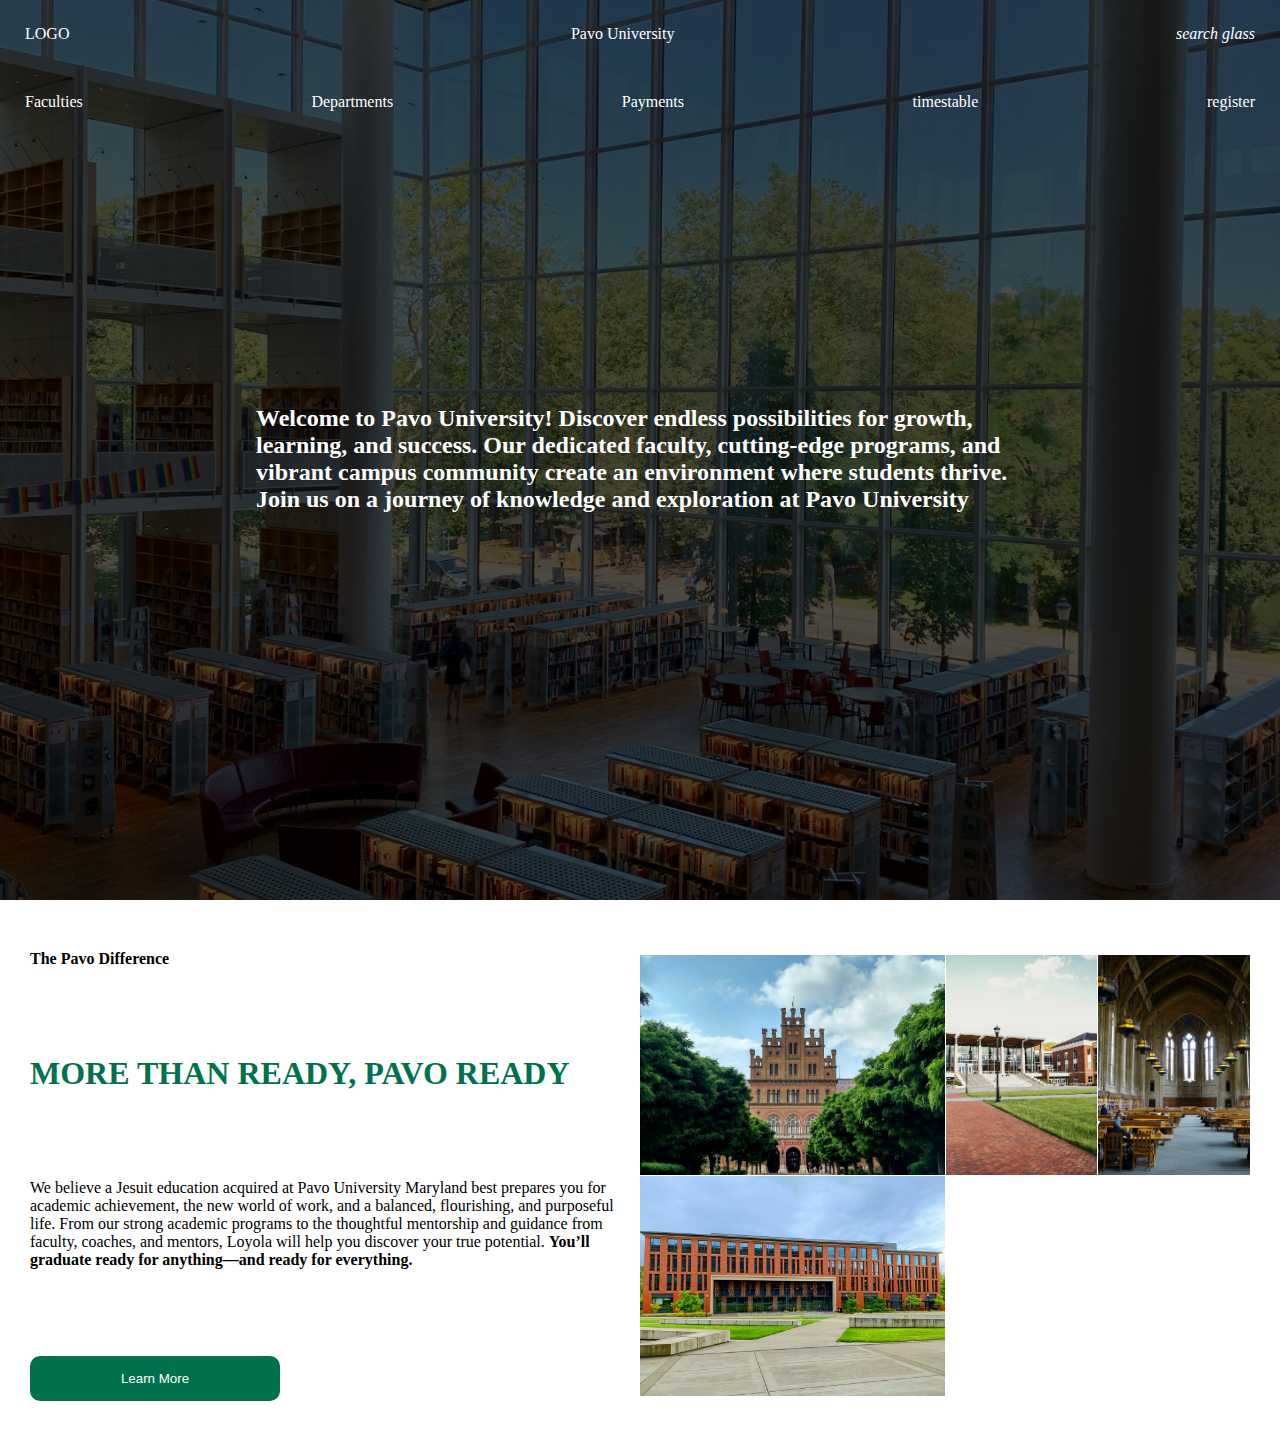
<file: index.html>
<!DOCTYPE html>
<html lang="en">
<head>
    <meta charset="UTF-8">
    <meta name="viewport" content="width=device-width, initial-scale=1.0">
    <title>Welcome to Pavo's</s> University</title>
    <link rel="stylesheet" href="css/style.css">
    <link rel="stylesheet" href="css/faculty.css">
    <link rel="stylesheet" href="css/departments.css">
    <link rel="stylesheet" href="css/payments.css">
    <link rel="stylesheet" href="css/register.css">
    <link rel="stylesheet" href="https://cdnjs.cloudflare.com/ajax/libs/font-awesome/6.5.1/css/all.min.css">
</head>
<body>
    <div class="landing_page">
        <div class="dark_background">
            <nav>
                <a href="">LOGO</a>
                <a href="">Pavo University</a>
                <i class="class=">search glass</i>
            </nav>

            <div class="links">
                <a href="faculty.html">Faculties</a>
                <a href="departments.html">Departments</a>
                <a href="payments.html">Payments</a>
                <a href="timetables.html">timestable</a>
                <a href="register.html">register</a>

            </div>

            <div class="intro-text">
                <h2>Welcome to Pavo University! Discover endless possibilities for growth, learning, and success. Our dedicated faculty, cutting-edge programs, and vibrant campus community create an environment where students thrive. Join us on a journey of knowledge and exploration at Pavo University</h2>
            </div>
        </div>
    </div>

    <div class="info">
        <div class="boring_info">
            <p>The Pavo Difference</p>

            <h1>MORE THAN READY, PAVO READY</h1>

            <p>We believe a Jesuit education acquired at Pavo University Maryland best prepares you for academic achievement, the new world of work, and a balanced, flourishing, and purposeful life. From our strong academic programs to the thoughtful mentorship and guidance from faculty, coaches, and mentors, Loyola will help you discover your true potential. <span>You’ll graduate ready for anything—and ready for everything.</span></p>

            <button class="learn-more"> Learn More
            </button>
            
        </div>
        <div class="mini_gallery">
            <div class="gallery long">
                <img src="./images/1.jpg" alt="">
            </div>
            <div class="gallery">
                <img src="./images/3.jpg" alt="">
            </div>
            <div class="gallery">
                <img src="./images/4.jpg" alt="">
            </div>
            <div class="gallery long">
                <img src="./images/5.jpg" alt="">
            </div>
        </div
</body>
</html>
</file>
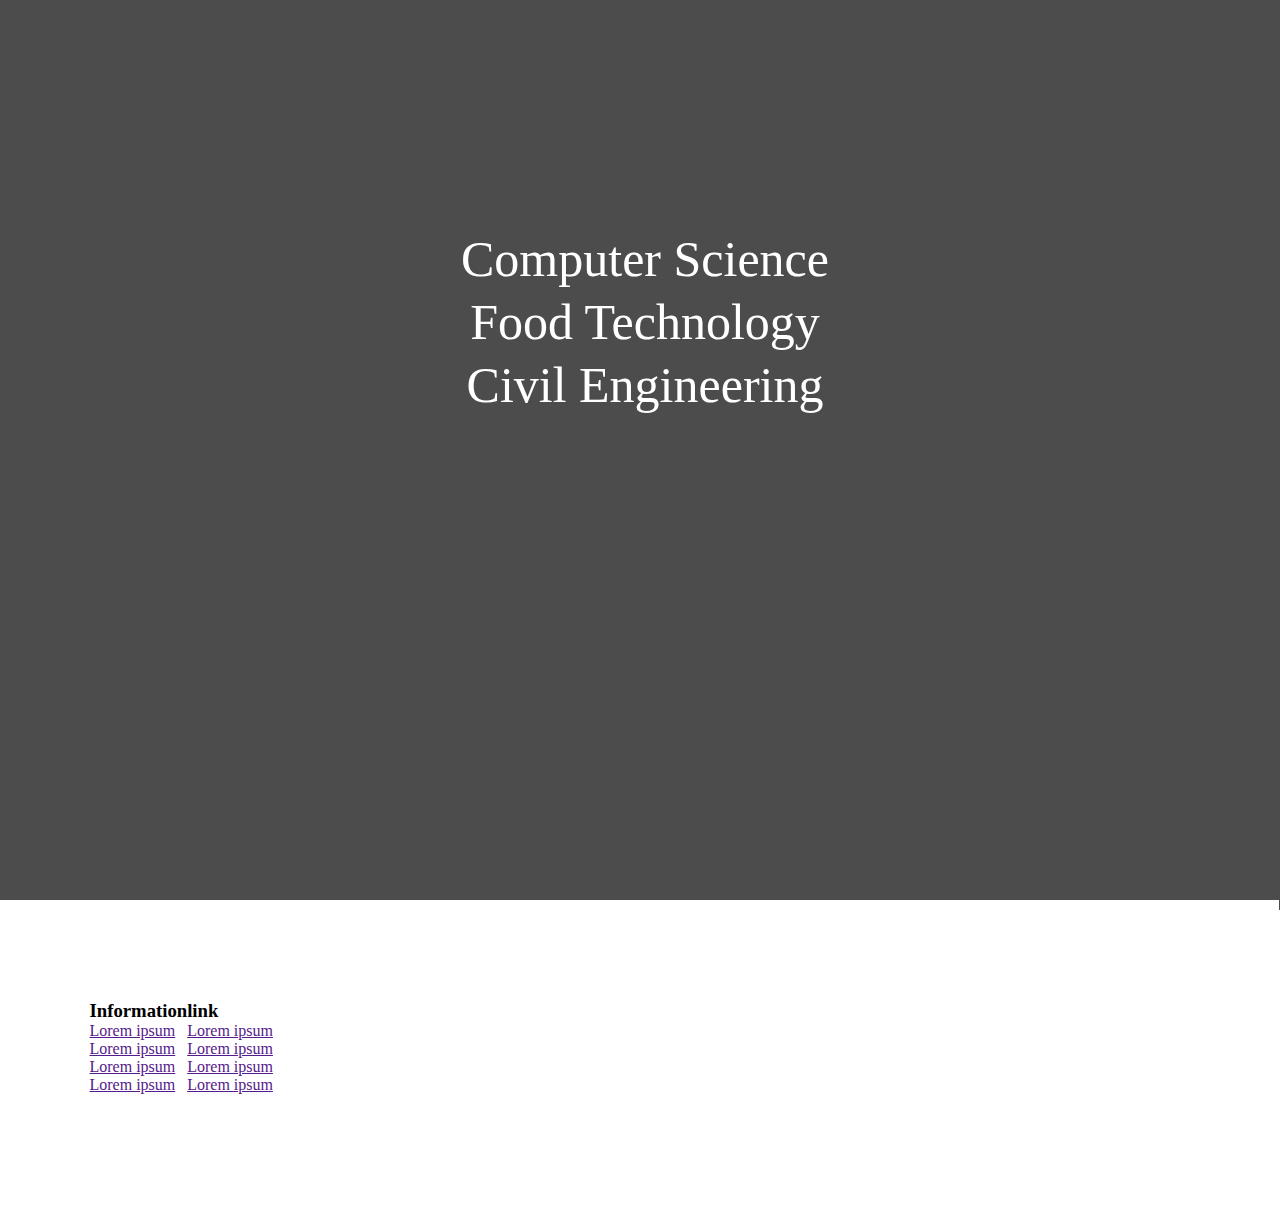
<file: departments.html>
<!DOCTYPE html>
<html lang="en">
<head>
    <meta charset="UTF-8">
    <meta name="viewport" content="width=device-width, initial-scale=1.0">
    <title>Document</title>
    <link rel="stylesheet" href="css/departments.css">
    <link rel="stylesheet" href="https://cdnjs.cloudflare.com/ajax/libs/font-awesome/6.5.1/css/all.min.css">
</head>
<body>
    <div class="Departments">
        <div class="cont">
            <li a href="#" class="font">Computer Science</a></li>
            <li a href="#" class="font">Food Technology</a></li>
            <li a href="#" class="font">Civil Engineering</a></li>
        </div>
    </div>
    <footer class="footer">
        <div class="contain">
            <div class="row">
                <div class="footer-kenzie">
                    <ul>
                        <h3>Information</h3>
                        <li><a href="">Lorem ipsum</a></li>
                        <li><a href="">Lorem ipsum</a></li>
                        <li><a href="">Lorem ipsum</a></li>
                        <li><a href="">Lorem ipsum</a></li>
                    </ul>
                </div>
                <div class="footer-kenzie">
                    <ul>
                        <h3>link</h3>
                        <li><a href="">Lorem ipsum</a></li>
                        <li><a href="">Lorem ipsum</a></li>
                        <li><a href="">Lorem ipsum</a></li>
                        <li><a href="">Lorem ipsum</a></li>
                    </ul>
                </div>
            </div>
        </div>
    </footer>
</body>
</html>
</file>
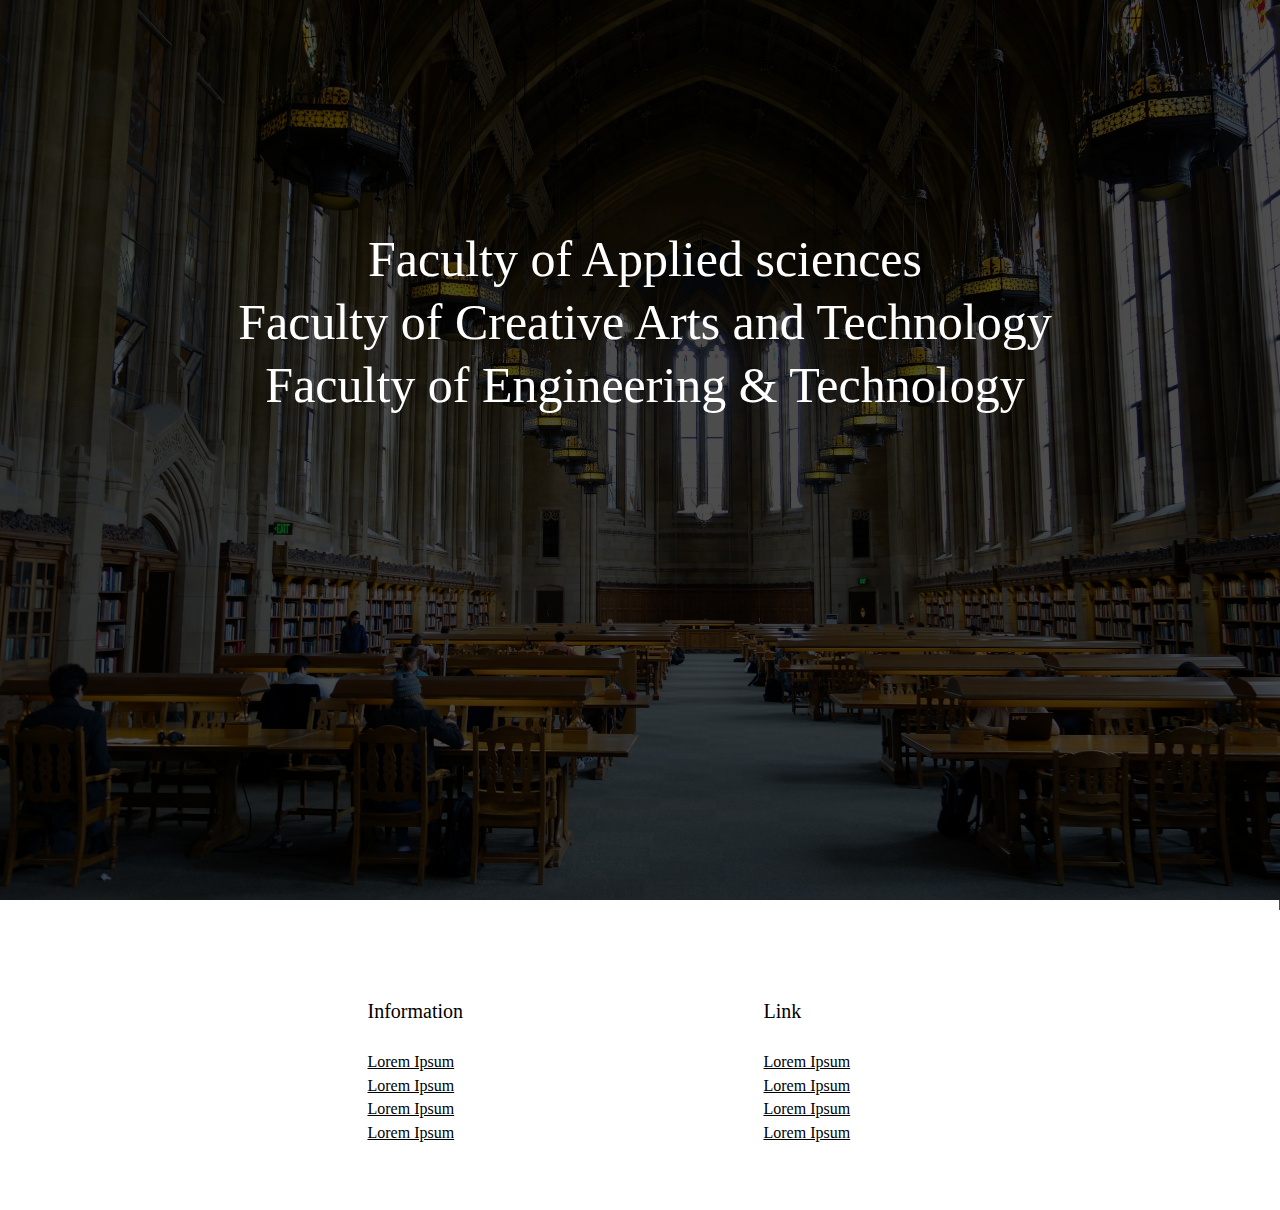
<file: faculty.html>
<!DOCTYPE html>
<html lang="en">
<head>
    <meta charset="UTF-8">
    <meta name="viewport" content="width=device-width, initial-scale=1.0">
    <title>Document</title>
    <link rel="stylesheet" href="css/faculty.css">
    <link rel="stylesheet" href="https://cdnjs.cloudflare.com/ajax/libs/font-awesome/6.5.1/css/all.min.css">
</head>
<body>
    <div class="faculty">
        <div class="cont">
            <li a href="#" class="font">Faculty of Applied sciences</a></li>
            <li a href="#" class="font">Faculty of Creative Arts and Technology</a></li>
            <li a href="#" class="font">Faculty of Engineering & Technology</a></li>
        </div>
    </div>
    <footer class="footer">
        <div class="contain">
            <div class="row">
                <div class="footer-pav">
                    <ul>
                        <h3>Information</h3>
                        <li><a href="">Lorem ipsum</a></li>
                        <li><a href="">Lorem ipsum</a></li>
                        <li><a href="">Lorem ipsum</a></li>
                        <li><a href="">Lorem ipsum</a></li>
                    </ul>
                </div>
                <div class="footer-pav">
                    <ul>
                        <h3>link</h3>
                        <li><a href="">Lorem ipsum</a></li>
                        <li><a href="">Lorem ipsum</a></li>
                        <li><a href="">Lorem ipsum</a></li>
                        <li><a href="">Lorem ipsum</a></li>
                    </ul>
                </div>
            </div>
        </div>
    </footer>
</body>
</html>
</file>
<file: css/style.css>
*{
    margin: 0;
    padding: 0;
    box-sizing: content-box;
}

.landing_page{
    min-height: 100vh;
    width: 100%;
    background: url("../images/2.jpg") center/cover no-repeat;
    position: relative;
}

.dark_background{
    position: absolute;
    width: 100%;
    height: 100%;
    background: rgba(0, 0, 0, 0.7);
}

nav, .links{
    padding: 25px;
    display: flex;
    justify-content: space-between;
}

.links a{
    text-decoration: none;
    color: white;
    justify-content: space-between;
}

.links a:hover{
    color: #00714c;
}

nav a, i{
    color: white;
    text-decoration: none;
    cursor: pointer;
}

.intro-text{
    position: absolute;
    left: 20%;
    top: 45%;
    width: 60%;
    color: white
}

.info{
    display: flex;
    margin: 50px 30px;
}

.info .boring_info{
    flex: 1;
    display: flex;
    flex-direction: column;
    justify-content: space-between;
}

.info .boring_info p:nth-child(1){
    font-weight: bold;
}

.info .boring_info p span{
    font-weight: bold;
}

.info .boring_info h1{
    color: #00714c;
}

.info .boring_info button{
    background: #00714c;
    outline: none;
    border: none;
    max-width: 230px;
    border-radius: 10px;
    color: white;
    padding: 15px 10px;
    cursor: pointer;
    transition: all 0.5s;
}

.info .boring_info button:hover{
    background: #366c5a;
}

.info .mini_gallery{
    flex: 1;
    display: grid;
    gap: 1px;
    grid-template-columns: repeat(auto-fit, minmax(150px, 1fr));
    grid-auto-rows: 220px;
    grid-auto-flow: dense;
    padding: 5px 0;
}

.info .mini_gallery .gallery{
    background: black;
    position: relative;
    overflow: hidden;
}

.info .mini_gallery .gallery img{
    position: absolute;
    width: 100%;
    height: 100%;
    object-fit: cover;
    transition: all 0.5s;
}

.info .mini_gallery .gallery img:hover{
    transform: scale(1.2);
}

.info .mini_gallery .long{
    grid-column: span 2;
}
</file>
<file: css/faculty.css>
*{
    margin: 0;
    padding: 0;
    box-sizing: content-box;
}

.faculty{
    min-height: 100vh;
    width: 100%;
    background: url("../images/4.jpg") center/cover no-repeat;
    position: relative;
}

.cont{
    position: absolute;
    width: 100%;
    height: 100%;
    background: rgba(0, 0, 0, 0.7);
    color: white;
    list-style: none;
    text-align: center;
    padding: 5px;
}
.cont > .font{
    position: relative;
    top: 220px;
    font-size: 50px;
    margin: 5px;
}

.footer{
    background-color: white;
    padding: 100px 0;
    position: absolute;
    top: 100%;
    height: 110px;
    width: 1279px;
}
ul{
    list-style: none;
}
.row{
    display: flex;
    flex-wrap: wrap;

}
.contain{
    max-width: 1100px;
    margin: auto;
}
.footer-pav{
    width: 10%;
    padding: 0 13%;
    position: relative;
    right: 0%;
    left: 135px;
}
.footer-pav h3{
    font-size: 20px;
    color: black;
    text-transform: capitalize;
    margin-bottom: 30px;
    font-weight: 500;
    position: relative;
}
.footer-pav h3::before{
    content: " ";
    position: absolute;
    left: 0;
    bottom: -10px;
    height: 2px;
    box-sizing: border-box;
    width: 50px;
}

.footer-pav ul li:not(:last-child){
    margin-bottom: 5%;
}
 
.footer-pav ul li a{
    margin-bottom: 100px;
    text-transform: capitalize;
    color: black;
}
.footer-pav ul li a:hover{
    color: crimson;
    padding-left: 10px;
}
</file>
<file: css/departments.css>
*{
    margin: 0;
    padding: 0;
    box-sizing: content-box;
}

.departments{
    min-height: 100vh;
    width: 100%;
    background: url("../images/3.jpg") center/cover no-repeat;
    position: relative;
}

.cont{
    position: absolute;
    width: 100%;
    height: 100%;
    background: rgba(0, 0, 0, 0.7);
    color: white;
    list-style: none;
    text-align: center;
    padding: 5px;
}
.cont > .font{
    position: relative;
    top: 220px;
    font-size: 50px;
    margin: 5px;
}

.footer{
    background-color: white;
    padding: 100px 0;
    position: absolute;
    top: 100%;
    height: 110px;
    width: 1279px;
}
ul{
    list-style: none;
}
.row{
    display: flex;
    flex-wrap: wrap;

}
.contain{
    max-width: 1100px;
    margin: auto;
}
.footer-pav{
    width: 10%;
    padding: 0 13%;
    position: relative;
    right: 0%;
    left: 135px;
}
.footer-pavh3{
    font-size: 20px;
    color: black;
    text-transform: capitalize;
    margin-bottom: 30px;
    font-weight: 500;
    position: relative;
}
.footer-pav h3::before{
    content: " ";
    position: absolute;
    left: 0;
    bottom: -10px;
    height: 2px;
    box-sizing: border-box;
    width: 50px;
}

.footer-pav ul li:not(:last-child){
    margin-bottom: 5%;
}
 
.footer-pav ul li a{
    margin-bottom: 100px;
    text-transform: capitalize;
    color: black;
}
.footer-pav ul li a:hover{
    color: crimson;
    padding-left: 10px;
}
</file>
<file: css/payments.css>
.modal {
    width: fit-content;
    height: fit-content;
    background: #FFFFFF;
    box-shadow: 0px 187px 75px rgba(0, 0, 0, 0.01), 0px 105px 63px rgba(0, 0, 0, 0.05), 0px 47px 47px rgba(0, 0, 0, 0.09), 0px 12px 26px rgba(0, 0, 0, 0.1), 0px 0px 0px rgba(0, 0, 0, 0.1);
    border-radius: 26px;
    max-width: 450px;
  }
  
  .form {
    display: flex;
    flex-direction: column;
    gap: 20px;
    padding: 20px;
  }
  
  .payment--options {
    width: calc(100% - 40px);
    display: grid;
    grid-template-columns: 33% 34% 33%;
    gap: 20px;
    padding: 10px;
  }
  
  .payment--options button {
    height: 55px;
    background: #F2F2F2;
    border-radius: 11px;
    padding: 0;
    border: 0;
    outline: none;
  }
  
  .payment--options button svg {
    height: 18px;
  }
  
  .payment--options button:last-child svg {
    height: 22px;
  }
  
  .separator {
    width: calc(100% - 20px);
    display: grid;
    grid-template-columns: 1fr 2fr 1fr;
    gap: 10px;
    color: #8B8E98;
    margin: 0 10px;
  }
  
  .separator > p {
    word-break: keep-all;
    display: block;
    text-align: center;
    font-weight: 600;
    font-size: 11px;
    margin: auto;
  }
  
  .separator .line {
    display: inline-block;
    width: 100%;
    height: 1px;
    border: 0;
    background-color: #e8e8e8;
    margin: auto;
  }
  
  .credit-card-info--form {
    display: flex;
    flex-direction: column;
    gap: 15px;
  }
  
  .input_container {
    width: 100%;
    height: fit-content;
    display: flex;
    flex-direction: column;
    gap: 5px;
  }
  
  .split {
    display: grid;
    grid-template-columns: 4fr 2fr;
    gap: 15px;
  }
  
  .split input {
    width: 100%;
  }
  
  .input_label {
    font-size: 10px;
    color: #8B8E98;
    font-weight: 600;
  }
  
  .input_field {
    width: auto;
    height: 40px;
    padding: 0 0 0 16px;
    border-radius: 9px;
    outline: none;
    background-color: #F2F2F2;
    border: 1px solid #e5e5e500;
    transition: all 0.3s cubic-bezier(0.15, 0.83, 0.66, 1);
  }
  
  .input_field:focus {
    border: 1px solid transparent;
    box-shadow: 0px 0px 0px 2px #242424;
    background-color: transparent;
  }
  
  .purchase--btn {
    height: 55px;
    background: #F2F2F2;
    border-radius: 11px;
    border: 0;
    outline: none;
    color: #ffffff;
    font-size: 13px;
    font-weight: 700;
    background: linear-gradient(180deg, #363636 0%, #1B1B1B 50%, #000000 100%);
    box-shadow: 0px 0px 0px 0px #FFFFFF, 0px 0px 0px 0px #000000;
    transition: all 0.3s cubic-bezier(0.15, 0.83, 0.66, 1);
  }
  
  .purchase--btn:hover {
    box-shadow: 0px 0px 0px 2px #FFFFFF, 0px 0px 0px 4px #0000003a;
  }
  
  /* Reset input number styles */
  .input_field::-webkit-outer-spin-button,
  .input_field::-webkit-inner-spin-button {
    -webkit-appearance: none;
    margin: 0;
  }
  
  .input_field[type=number] {
   appearance: textfield;
  }
</file>
<file: css/register.css>
.form {
    display: flex;
    flex-direction: column;
    gap: 10px;
    max-width: 350px;
    background-color: #fff;
    padding: 20px;
    border-radius: 20px;
    position: relative;
  }
  
  .title {
    font-size: 28px;
    color: royalblue;
    font-weight: 600;
    letter-spacing: -1px;
    position: relative;
    display: flex;
    align-items: center;
    padding-left: 30px;
  }
  
  .title::before,.title::after {
    position: absolute;
    content: "";
    height: 16px;
    width: 16px;
    border-radius: 50%;
    left: 0px;
    background-color: royalblue;
  }
  
  .title::before {
    width: 18px;
    height: 18px;
    background-color: royalblue;
  }
  
  .title::after {
    width: 18px;
    height: 18px;
    animation: pulse 1s linear infinite;
  }
  
  .message, .signin {
    color: rgba(88, 87, 87, 0.822);
    font-size: 14px;
  }
  
  .signin {
    text-align: center;
  }
  
  .signin a {
    color: royalblue;
  }
  
  .signin a:hover {
    text-decoration: underline royalblue;
  }
  
  .flex {
    display: flex;
    width: 100%;
    gap: 6px;
  }
  
  .form label {
    position: relative;
  }
  
  .form label .input {
    width: 100%;
    padding: 10px 10px 20px 10px;
    outline: 0;
    border: 1px solid rgba(105, 105, 105, 0.397);
    border-radius: 10px;
  }
  
  .form label .input + span {
    position: absolute;
    left: 10px;
    top: 15px;
    color: grey;
    font-size: 0.9em;
    cursor: text;
    transition: 0.3s ease;
  }
  
  .form label .input:placeholder-shown + span {
    top: 15px;
    font-size: 0.9em;
  }
  
  .form label .input:focus + span,.form label .input:valid + span {
    top: 30px;
    font-size: 0.7em;
    font-weight: 600;
  }
  
  .form label .input:valid + span {
    color: green;
  }
  
  .submit {
    border: none;
    outline: none;
    background-color: royalblue;
    padding: 10px;
    border-radius: 10px;
    color: #fff;
    font-size: 16px;
    transform: .3s ease;
  }
  
  .submit:hover {
    background-color: rgb(56, 90, 194);
  }
  
  @keyframes pulse {
    from {
      transform: scale(0.9);
      opacity: 1;
    }
  
    to {
      transform: scale(1.8);
      opacity: 0;
    }
  }
</file>
